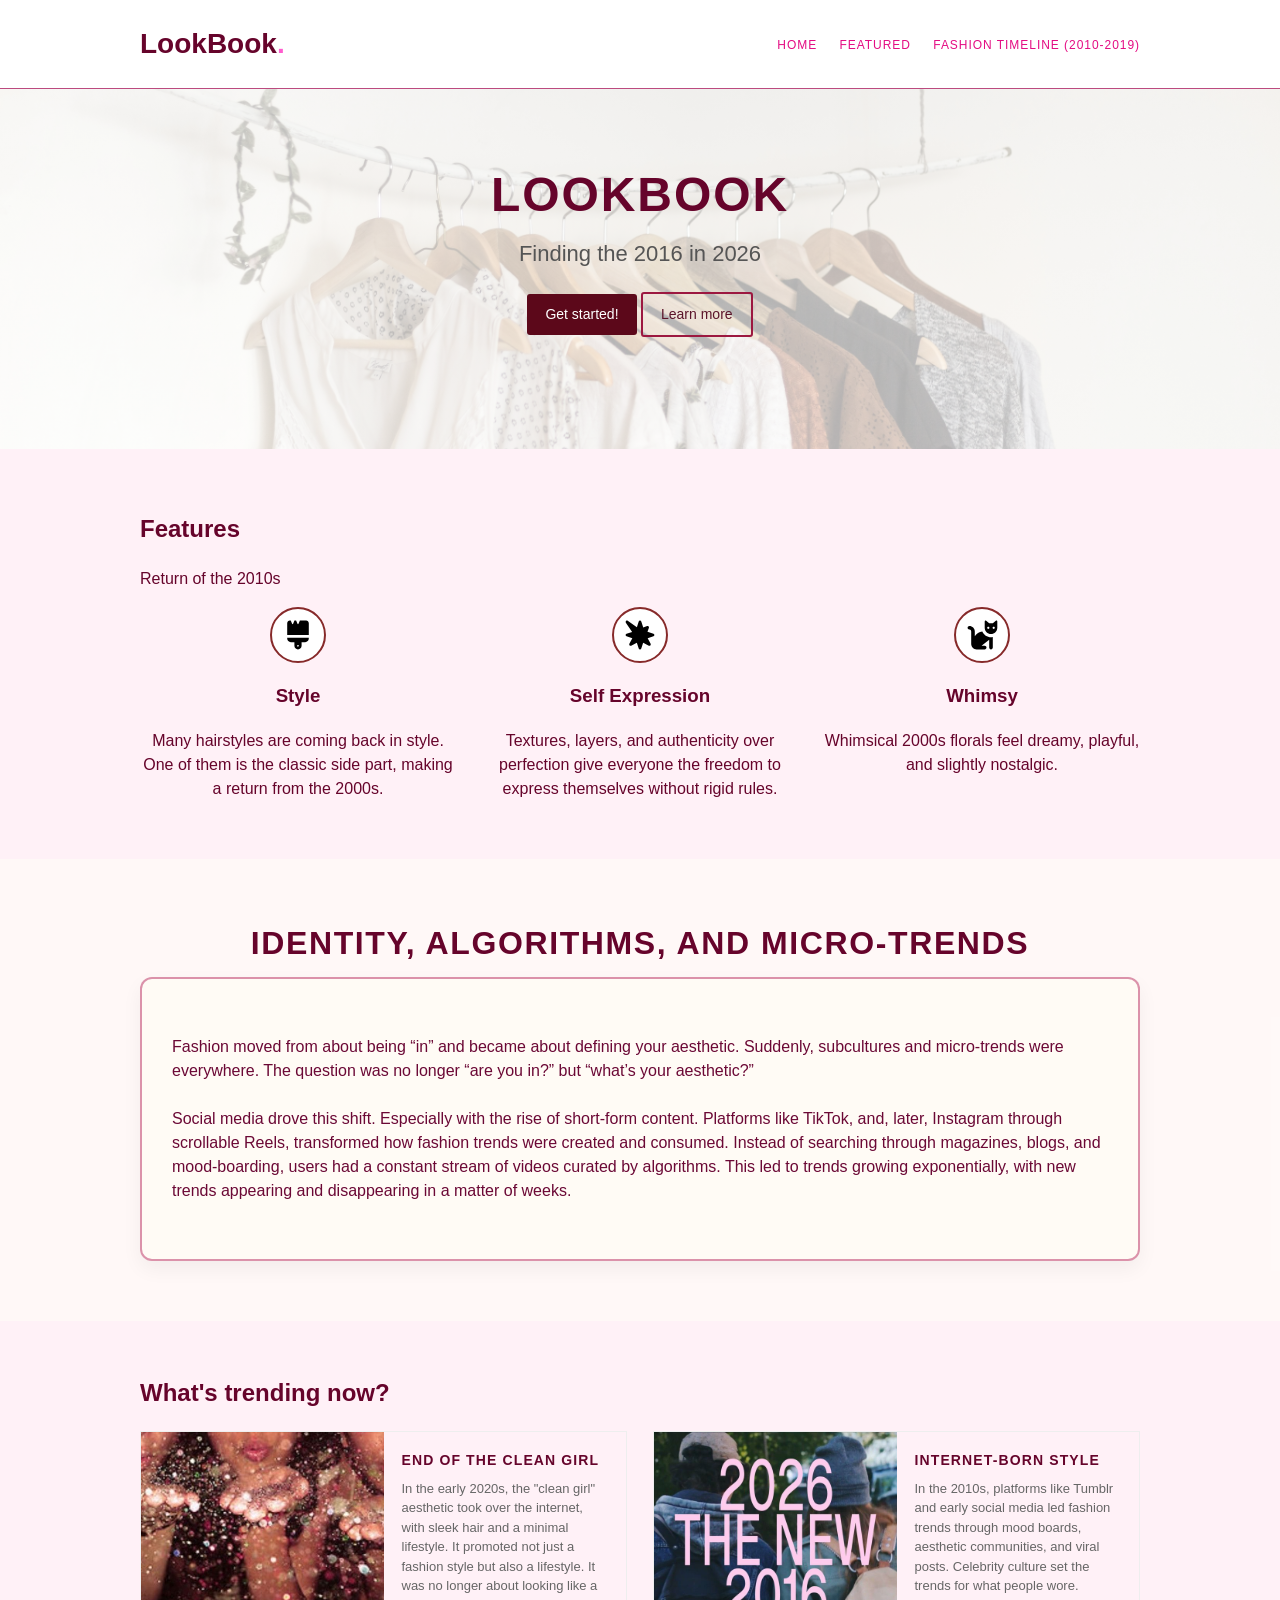
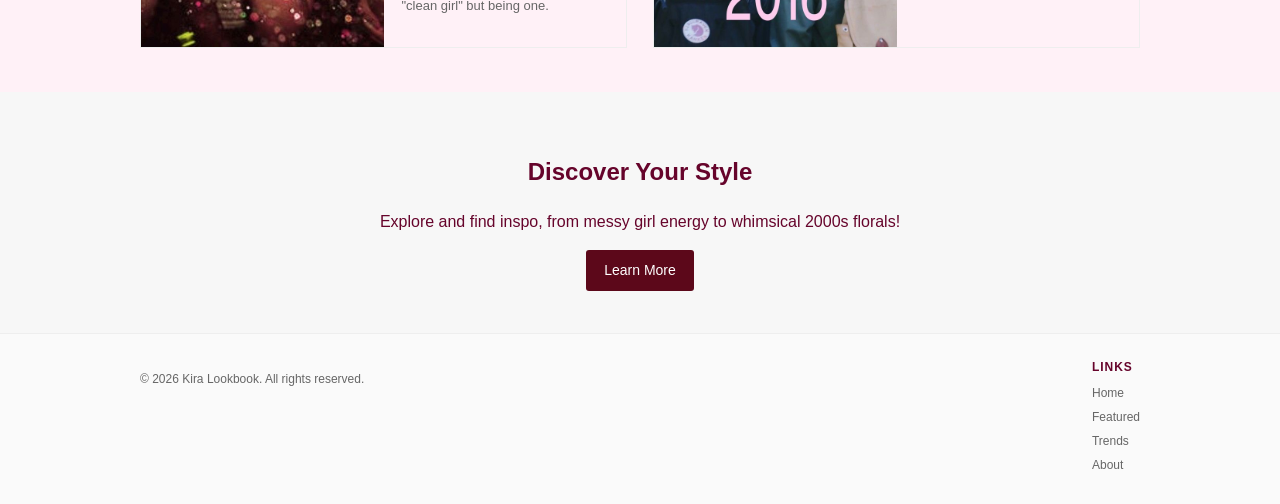
<file: index.html>
<!-- =========================================================
STEP 1: Add the required HTML5 skeleton
========================================================= -->
<!DOCTYPE html>
<html lang="en">
<head>
    <meta charset="UTF-8" />
    <meta name="viewport" content="width=device-width, initial-scale=1.0" />
    <title>Kira's Lookbook</title>
    <link rel="stylesheet" href="styles.css">
</head>

<body>
    <!-- =========================================================
    STEP 2: Build the “top area” (site name + navigation) using simple HTML
    ========================================================= -->
   
    <header class="site-header">
        <div class="container">
            <div class="header-inner">
                <h2 class="brand">LookBook<span class="dot">.</span></h2>
                <nav class="site-nav">
                <a href="#">Home </a>
                <a href="#">Featured </a>
                <a href="https://fashionhistory.fitnyc.edu/2010-2019/">Fashion Timeline (2010-2019) </a>
                </nav>
            </div>
        </div>
    </header>

    <!-- =========================================================
    STEP 3: Hero section + “Get Started button” as a link
    ========================================================= -->

    <main>
        <section class="hero">
            <div class="container">
                <div class="hero-content">
                    <h1>LookBook</h1>
                    <p class="hero-subhead">
                        Finding the 2016 in 2026
                    </p>
                    <a href="#" class="btn btn-dark">Get started!</a>
                    <a href="#" class="btn btn-outline">Learn more</a>
                </div>
            </div>
        </section>


    <!-- =========================================================
    STEP 4: Features section (3 blocks) + featured content section
    ========================================================= -->

<section class="features">
    <div class="container">
        <h2>Features</h2>
        <p>Return of the 2010s</p>

        
        <div class="features-grid">
            <div class="feature">
                <div class="icon">
                    <img src="images/brush-solid-full.svg" alt="Style icon">
                </div>
                <h3>Style</h3>
                <p>Many hairstyles are coming back in style. One of them is the classic side part, making a return from the 2000s.</p>
            </div>
            
            <div class="feature">
                <div class="icon">
                    <img src="images/burst-solid-full.svg" alt="Self Expression icon">
                </div>
                <h3>Self Expression</h3>
                <p>Textures, layers, and authenticity over perfection give everyone the freedom to express themselves without rigid rules.</p>
            </div>
            
            <div class="feature">
                <div class="icon">
                    <img src="images/cat-solid-full.svg" alt="Whimsy icon">
                </div>
                <h3>Whimsy</h3>
                <p>Whimsical 2000s florals feel dreamy, playful, and slightly nostalgic.</p>
            </div>
        </div>
    </div>
</section>

<section class="featured-content">
    <div class="container">
        <h2 class="section-title">Identity, Algorithms, and Micro-Trends</h2>
        <div class="featured-box">
            <p class="fashion-text">Fashion moved from about being “in” and became about defining your aesthetic. 
            Suddenly, subcultures and micro-trends were everywhere. The question was no longer “are you in?” but 
            “what’s your aesthetic?” <br> <br>Social media drove this shift. Especially with the rise of short-form content. 
            Platforms like TikTok, and, later, Instagram through scrollable Reels, transformed how fashion trends were created and consumed. 
            Instead of searching through magazines, blogs, and mood-boarding, users had a constant stream of videos curated by algorithms. 
            This led to trends growing exponentially, with new trends appearing and disappearing in a matter of weeks. 
</p>
        </div>
    </div>
</section>
      <!-- =========================================================
      STEP 5: Two secondary content blocks + CTA section 
      ========================================================= -->

      <section class="secondary">
        <div class="container">
          <h2>What's trending now?</h2>
          <div class="secondary-grid">
            <div class="card">
              <div class="card-image img-a"></div>
              <div class="card-text">
                <h3>End of the Clean Girl</h3>
                <p>In the early 2020s, the "clean girl" aesthetic took over the internet, 
                                with sleek hair and a minimal lifestyle. It promoted not just a fashion 
                                style but also a lifestyle. It was no longer about looking like a 
                                "clean girl" but being one. </p>
              </div>
            </div>

            <div class="card">
              <div class="card-image img-b"></div>
              <div class="card-text">
                <h3>Internet-Born Style</h3>
                <p>In the 2010s, platforms like Tumblr and early social media led fashion trends through 
                    mood boards, aesthetic communities, and viral posts. Celebrity culture set the trends 
                    for what people wore.</p>
              </div>
            </div>
          </div>
        </div>
      </section>

      <section class="cta">
        <div class="container">
          <div class="cta-inner">
            <h2>Discover Your Style</h2>
            <p>Explore and find inspo, from messy girl energy to whimsical 2000s florals!</p>
            <a href="#" class="btn btn-dark">Learn More</a>
          </div>
        </div>
      </section>
    </main>

    <!-- =========================================================
    STEP 6: Footer 
    ========================================================= -->

<footer class="site-footer">
  <div class="container">
    <div class="footer-inner">
      
      <div class="footer-left">
        <p>&copy; 2026 Kira Lookbook. All rights reserved.</p>
      </div>

      <div class="footer-cols">
        <div class="footer-col">
          <h3>Links</h3>
          <a href="#">Home</a>
          <a href="#">Featured</a>
          <a href="#">Trends</a>
          <a href="#">About</a>
        </div>
      </div>

    </div>
  </div>
</footer>
</file>
<file: styles.css>
/* a4stylesheet.css
   A4: Intro CSS Fill-in Template
   Instructions: rename this file to styles.css and complete each TODO block.
*/





/* ===== Base styles (mostly done) ===== */
* { box-sizing: border-box; }

body {
  margin: 0;
  font-family: Arial, Helvetica, sans-serif;
  line-height: 1.5;
  color: #66042b;
  background: #fff1f7;
}

a { color: inherit; text-decoration: none; }
a:hover { text-decoration: underline; }

.container {
  width: min(1000px, 92%);
  margin: 0 auto;
}

/* ===== Header ===== */
.site-header {
  border-bottom: 1px solid #bc4a7f;
  background: #fff;
}


.header-inner {
  /* TODO A (Flexbox):
     Make the brand appear on the left and the navigation on the right.
     Requirements:
       - Use flexbox
       - Center items vertically
       - Put space between left and right
  */

  display: flex;
  justify-content: space-between; 
  align-items: center; 
}

.brand {
  font-size: 28px;
  font-weight: 700;
}



.brand .dot {
  color: #3a88a8; 
}


.brand .dot {
  /* TODO B (Color):
     Make the dot a light blue accent color (choose a readable blue).
  */
  color: rgb(255, 92, 206) 
}

.site-nav a {
  margin-left: 18px;
  text-transform: uppercase;
  font-size: 12px;
  letter-spacing: 0.08em;
  color: #e40c83;
}


/* ===== Hero ===== */
.hero {
  /* TODO C (Background image hero):
     Turn this into a hero banner with a background image.
     Requirements:
       - Use a background image URL (use the one below)
       - Make it cover the area and center it
       - Add a light overlay so text is readable (hint: use a linear-gradient + image)
       - Set a minimum height (e.g., 360px)
  */
  /* My image:
     https://images.unsplash.com/photo-1469474968028-56623f02e42e?auto=format&fit=crop&w=1600&q=60
  */
  background-image: linear-gradient(rgba(255,255,255,0.7), rgba(255,255,255,0.7)),
  url(images/clothes.jpg);
  background-size: cover;
  background-position: center;
  min-height: 360px;
}

.hero-content {
  /* TODO D (Center content):
     Center the hero text horizontally.
     Add vertical padding so it doesn't feel cramped.
  */

  text-align: center;
  padding: 70px 0;
}

.hero h1 {
  margin: 0;
  /* TODO E (Typography):
     Make the headline large and uppercase.
     (e.g., font-size around 42–48px, text-transform uppercase)
  */
  text-transform: uppercase;
  font-size: 48px;
  letter-spacing: 0.04em;
}


.hero-subhead {
  margin: 6px 0 22px;
  /* TODO F (Typography):
     Make this slightly smaller than h1 and a softer color.
     (e.g., font-size ~20–24px; color #555)
  */
  font-size: 22px;
  color: #555;
}

/* ===== Buttons ===== */
.btn {
  display: inline-block;
  padding: 10px 18px;
  border-radius: 3px;
  font-size: 14px;
}

.btn-dark {
  /* TODO G (Button styling):
     Make this a dark filled button with white text.
     (e.g., background #333; color #fff)
  */
  background-color: #5c081a;
  color: #fff;
}


.btn-outline {
  /* TODO H (Button styling):
     Make this an outlined button with a blue border and matching text.
     (e.g., border: 2px solid ...; color: ...; background: transparent)
  */
  border: 2px solid #9c1840;
  color: #5b142a;
  background: transparent;
}

/* ===== Features (3 columns) ===== */
.features {
  padding: 42px 0;
}

.features-grid {
  /* TODO I (Layout):
     Arrange the three feature blocks in a row (desktop).
     Requirements:
       - Use flexbox
       - Add a gap between items (e.g., 26px)
  */
  display: flex;
  gap: 26px;
}

.feature {
  /* TODO J (Sizing / alignment):
     Make each feature take equal width and center its text.
  */
  flex: 1;
  text-align: center;
}


.icon {
    width: 56px;
    height: 56px;
    border: 2px solid #872a2a;
    border-radius: 999px;
    display: flex;
    align-items: center;
    justify-content: center;
    margin: 0 auto 12px;
    background: #fff;
    flex-shrink: 0;
}

.icon img {
    max-width: 70%; 
    max-height: 70%;
    object-fit: contain;
}

/* ===== Featured content ===== */
.featured {
  padding: 42px 0 36px;
  background: #f7f7f7
}

.section-title {
  text-align: center;
  margin: 0;
  font-size: 18px;
  letter-spacing: 0.08em;
  text-transform: uppercase;
}

.media {
  background: #eaeaea;
  border: 1px solid #3d0d0d;
  height: 260px;
  display: grid;
  place-items: center;
}



.featured-content {
    padding: 60px 0;
    background-color: #fffcf8c3; 
}

.section-title {
    text-align: center;
    margin: 0 0 10px 0;
    font-size: 32px;
    text-transform: uppercase;
    letter-spacing: 0.05em;
}

.featured-box {
    background-color: #fffbf5; 
    border: 2px solid #b41f5879; 
    border-radius: 12px; 
    padding: 40px 30px;
    box-shadow: 0 8px 20px rgba(0,0,0,0.05); 
}

.featured-grid {
    display: flex;
    gap: 30px;
    justify-content: space-between;
}

.featured-item {
    flex: 1;
    text-align: center;
    padding: 20px;
}

.featured-item h3 {
    margin: 0 0 12px 0;
    color: #9b8b7c;
    font-size: 20px;
    text-transform: uppercase;
    letter-spacing: 0.05em;
}

.featured-item p {
    margin: 0;
    color: #666;
    line-height: 1.6;
}
.fashion-text {
    color: #6b0835;
}


/* ===== Secondary content (2 cards) ===== */
.secondary {
  padding: 34px 0 44px;
}

.secondary-grid {
  /* TODO K (Layout):
     Put the two cards next to each other on desktop.
     Requirements:
       - Use flexbox
       - Add a gap (e.g., 26px)
  */
  display: flex;
  gap: 26px;
}

.card {
  /* TODO L (Card styling):
     Give each card a border and make it take equal width.
     (Hint: flex: 1; border: 1px solid #eee)
  */
  flex: 1;
  border: 1px solid #eee;
  display: grid;
  grid-template-columns: 1fr 1fr;
}

.card-text {
  padding: 18px;
}

.card-text h3 {
  margin: 0 0 8px;
  font-size: 14px;
  text-transform: uppercase;
  letter-spacing: 0.08em;
}

.card-text p {
  margin: 0 0 14px;
  color: #666;
  font-size: 13px;
}

.card-image {
  min-height: 160px;
  /* TODO M (Image block):
     Make the card image behave like a background image:
       - cover
       - centered
  */
  background-size: cover;
  background-position: center;
}

/* Optional images (already provided) */
.img-a {
  background-image: url(images/glitter.jpg);
}
.img-b {
  background-image: url(images/2026thenew2016.jpeg);
}

/* ===== CTA ===== */
.cta {
  background: #f7f7f7;
  padding: 42px 0;
}

.cta-inner {
  /* TODO N (Center CTA):
     Center the CTA text and button.
  */
  text-align: center;
}





/* ===== Footer ===== */
.site-footer {
  background: #fafafa;
  border-top: 1px solid #eee;
  padding: 24px 0;
}

.footer-inner {
  /* TODO O (Footer layout):
     Arrange footer-left on the left and footer link columns on the right.
     Requirements:
       - Use flexbox
       - Add a gap (e.g., 24px)
       - Space items out (left/right)
  */
  display: flex;
  justify-content: space-between;
  gap: 24px;
}

.footer-left {
  max-width: 360px;
  color: #666;
  font-size: 12px;
}

.footer-left a { color: #3a88a8; }

.footer-cols {
  display: flex;
  gap: 28px;
}

.footer-col h3 {
  margin: 0 0 8px;
  font-size: 12px;
  text-transform: uppercase;
  letter-spacing: 0.08em;
}

.footer-col a {
  display: block;
  font-size: 12px;
  color: #666;
  margin: 6px 0;
}
</file>
